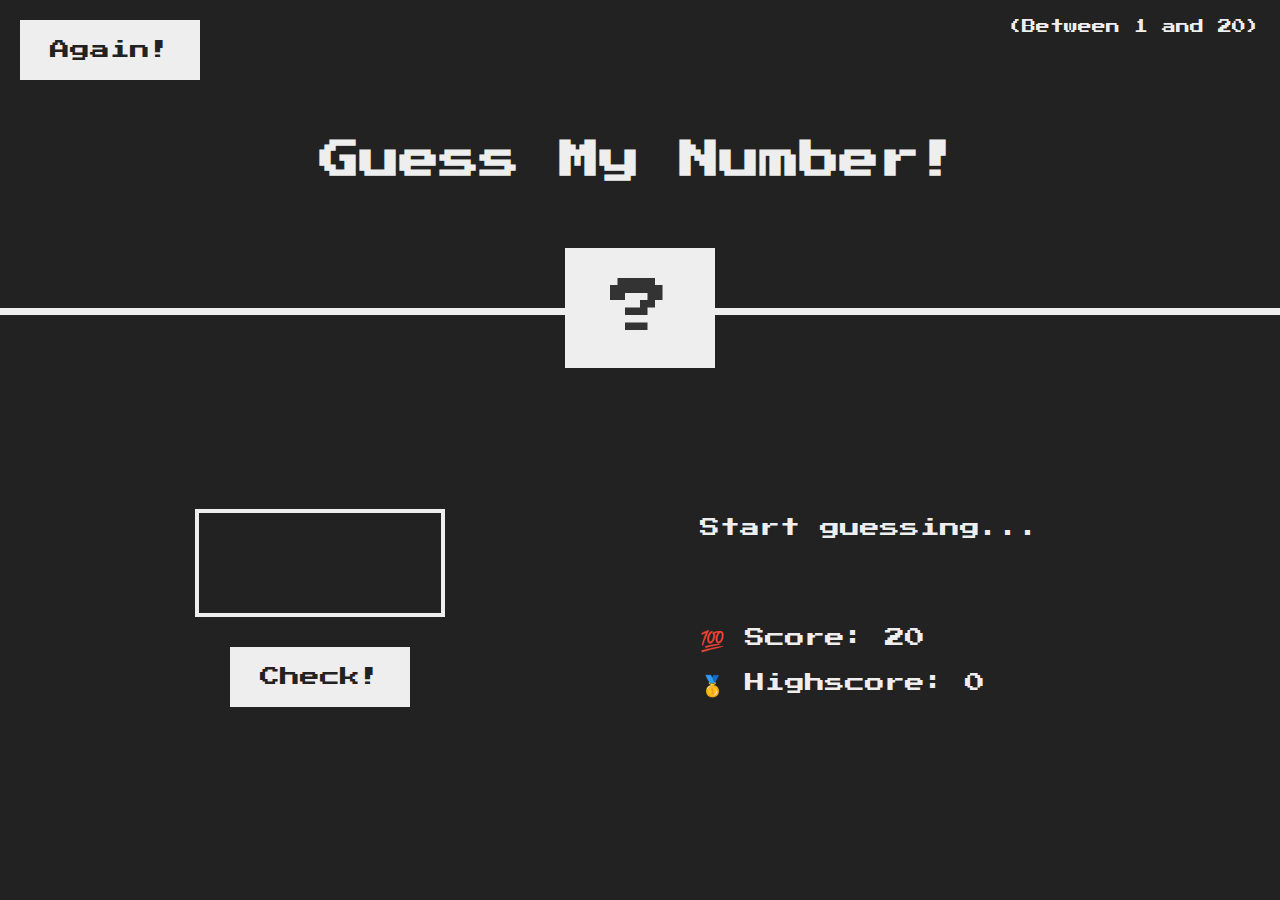
<file: Guess-My-Number/index.html>
<!DOCTYPE html>
<html lang="en">
  <head>
    <meta charset="UTF-8" />
    <meta name="viewport" content="width=device-width, initial-scale=1.0" />
    <meta http-equiv="X-UA-Compatible" content="ie=edge" />
    <link rel="stylesheet" href="style.css" />
    <title>Guess My Number!</title>
  </head>
  <body>
    <header>
      <h1 class="globalMessage">Guess My Number!</h1>
      <p class="between">(Between 1 and 20)</p>
      <button class="btn again">Again!</button>
      <div class="number">?</div>
    </header>
    <main>
      <section class="left">
        <input type="number" class="guess"/>
        <button class="btn check">Check!</button>
      </section>
      <section class="right">
        <p class="message">Start guessing...</p>
        <p class="label-score">💯 Score: <span class="score">20</span></p>
        <p class="label-highscore">
          🥇 Highscore: <span class="highscore">0</span>
        </p>
      </section>
    </main>
    <script src="script.js"></script>
  </body>
</html>
</file>
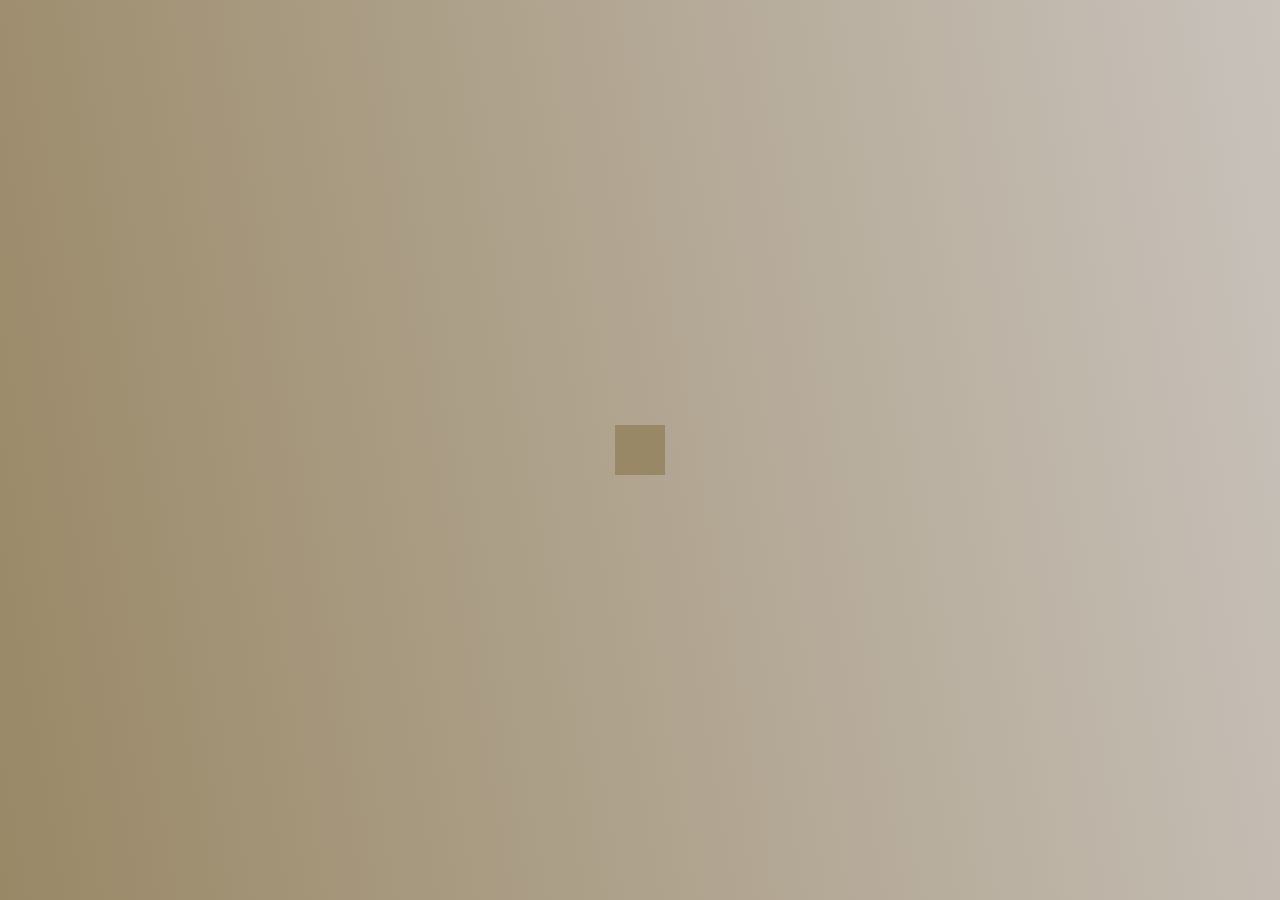
<file: HiddenSearch/index.html>
<!DOCTYPE html>
<html lang="en">
  <head>
    <meta charset="UTF-8" />
    <meta http-equiv="X-UA-Compatible" content="IE=edge" />
    <meta name="viewport" content="width=device-width, initial-scale=1.0" />
    <link
      rel="stylesheet"
      href="https://cdnjs.cloudflare.com/ajax/libs/font-awesome/6.2.1/css/all.min.css"
      integrity="sha512-MV7K8+y+gLIBoVD59lQIYicR65iaqukzvf/nwasF0nqhPay5w/9lJmVM2hMDcnK1OnMGCdVK+iQrJ7lzPJQd1w=="
      crossorigin="anonymous"
      referrerpolicy="no-referrer"
    />
    <link rel="stylesheet" href="style.css" />
    <title>Document</title>
  </head>
  <body>
    <div class="search">
      <input type="text" class="input" placeholder="Search ..." />
      <button class="btn">
        <i class="fas fa-search"></i>
      </button>
    </div>
    <script src="script.js"></script>
  </body>
</html>
</file>
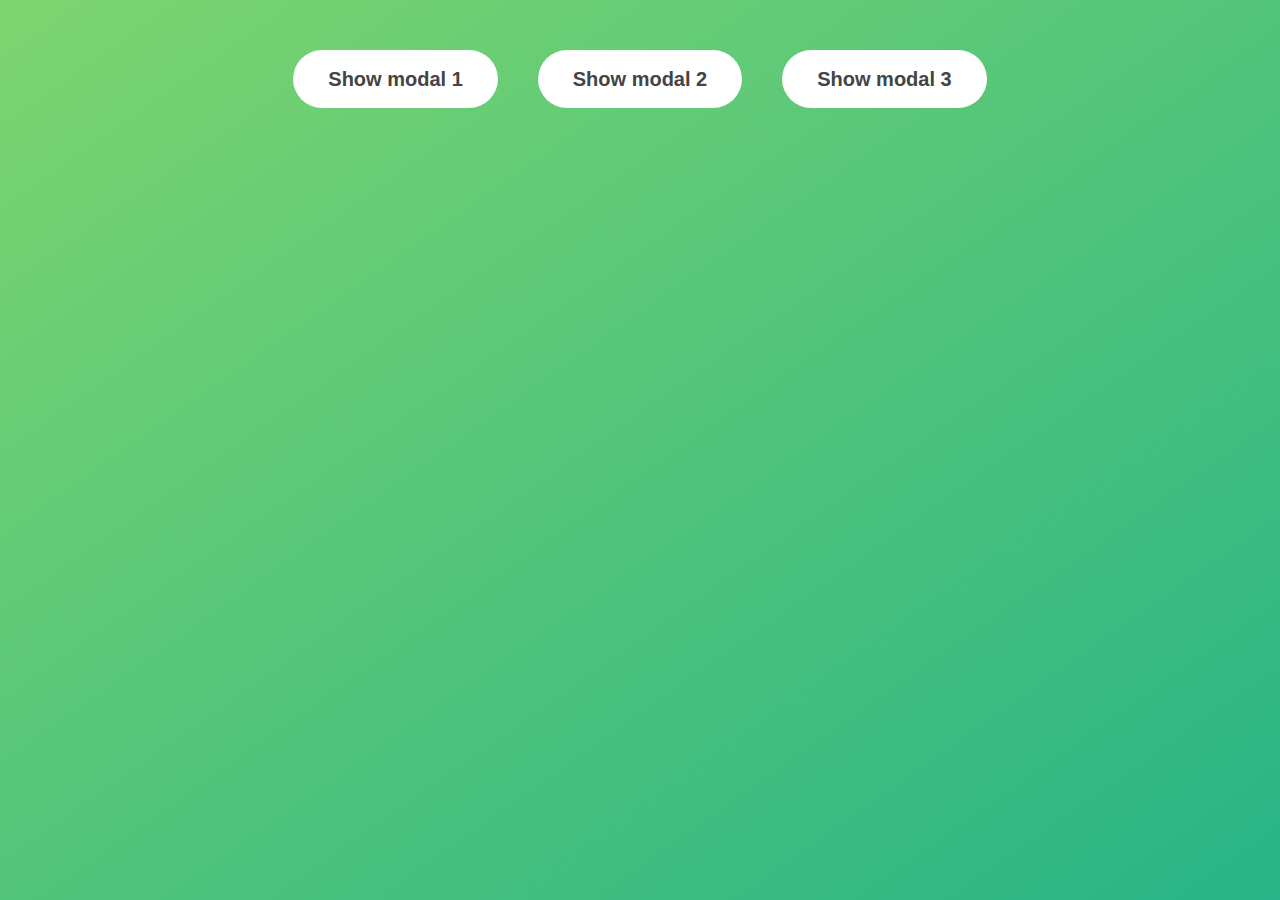
<file: Model/index.html>
<!DOCTYPE html>
<html lang="en">
  <head>
    <meta charset="UTF-8" />
    <meta name="viewport" content="width=device-width, initial-scale=1.0" />
    <meta http-equiv="X-UA-Compatible" content="ie=edge" />
    <link rel="stylesheet" href="style.css" />
    <title>Modal window</title>
  </head>
  <body>
    <button class="btn-show-modal">Show modal 1</button>
    <button class="btn-show-modal">Show modal 2</button>
    <button class="btn-show-modal">Show modal 3</button>

    <div class="modal hidden">
      <button class="close-modal">&times;</button>
      <h1>I'm a modal window 😍</h1>
      <p>
        Lorem ipsum dolor sit amet, consectetur adipisicing elit, sed do eiusmod
        tempor incididunt ut labore et dolore magna aliqua. Ut enim ad minim
        veniam, quis nostrud exercitation ullamco laboris nisi ut aliquip ex ea
        commodo consequat. Duis aute irure dolor in reprehenderit in voluptate
        velit esse cillum dolore eu fugiat nulla pariatur. Excepteur sint
        occaecat cupidatat non proident, sunt in culpa qui officia deserunt
        mollit anim id est laborum.
      </p>
    </div>
    <div class="overlay hidden"></div>

    <script src="script.js"></script>
  </body>
</html>
</file>
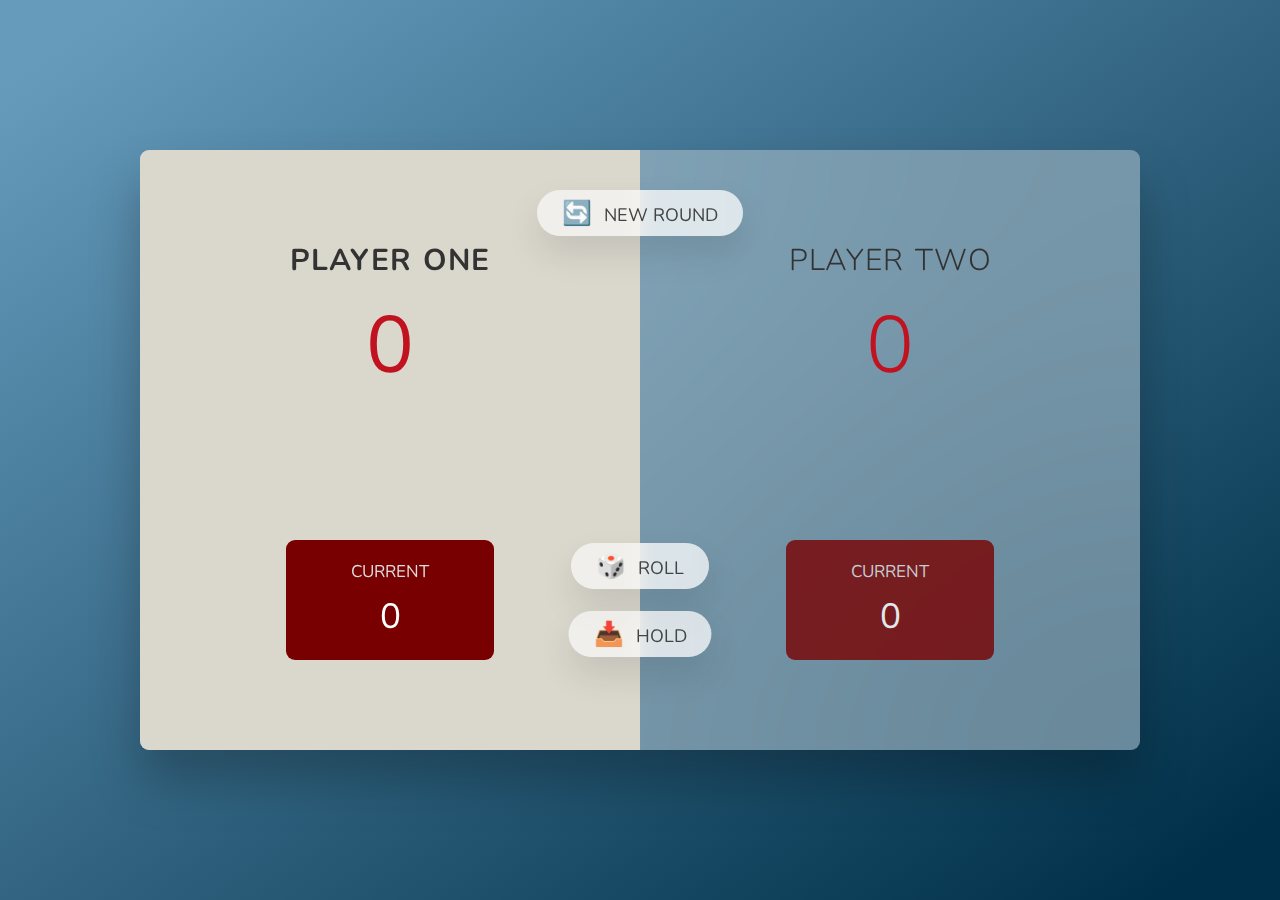
<file: Pig Game/index.html>
<!DOCTYPE html>
<html lang="en">
  <head>
    <meta charset="UTF-8" />
    <meta name="viewport" content="width=device-width, initial-scale=1.0" />
    <meta http-equiv="X-UA-Compatible" content="ie=edge" />
    <link rel="stylesheet" href="style.css" />
    <title>Pig Game</title>
  </head>
  <body>
    <main>
      <section class="player player--0 player--active">
        <h2 class="name" id="name--0">Player One</h2>
        <p class="score" id="score--0">0</p>
        <div class="current">
          <p class="current-label">Current</p>
          <p class="current-score" id="current--0">0</p>
        </div>
      </section>
      <section class="player player--1">
        <h2 class="name" id="name--1">Player Two</h2>
        <p class="score" id="score--1">0</p>
        <div class="current">
          <p class="current-label">Current</p>
          <p class="current-score" id="current--1">0</p>
        </div>
      </section>

      <img src="dice-5.png" alt="Playing dice" class="dice" />
      <button class="btn btn--new">🔄 New Round</button>
      <button class="btn btn--roll">🎲 Roll</button>
      <button class="btn btn--hold">📥 Hold</button>
    </main>
    <script src="script.js"></script>
  </body>
</html>
</file>
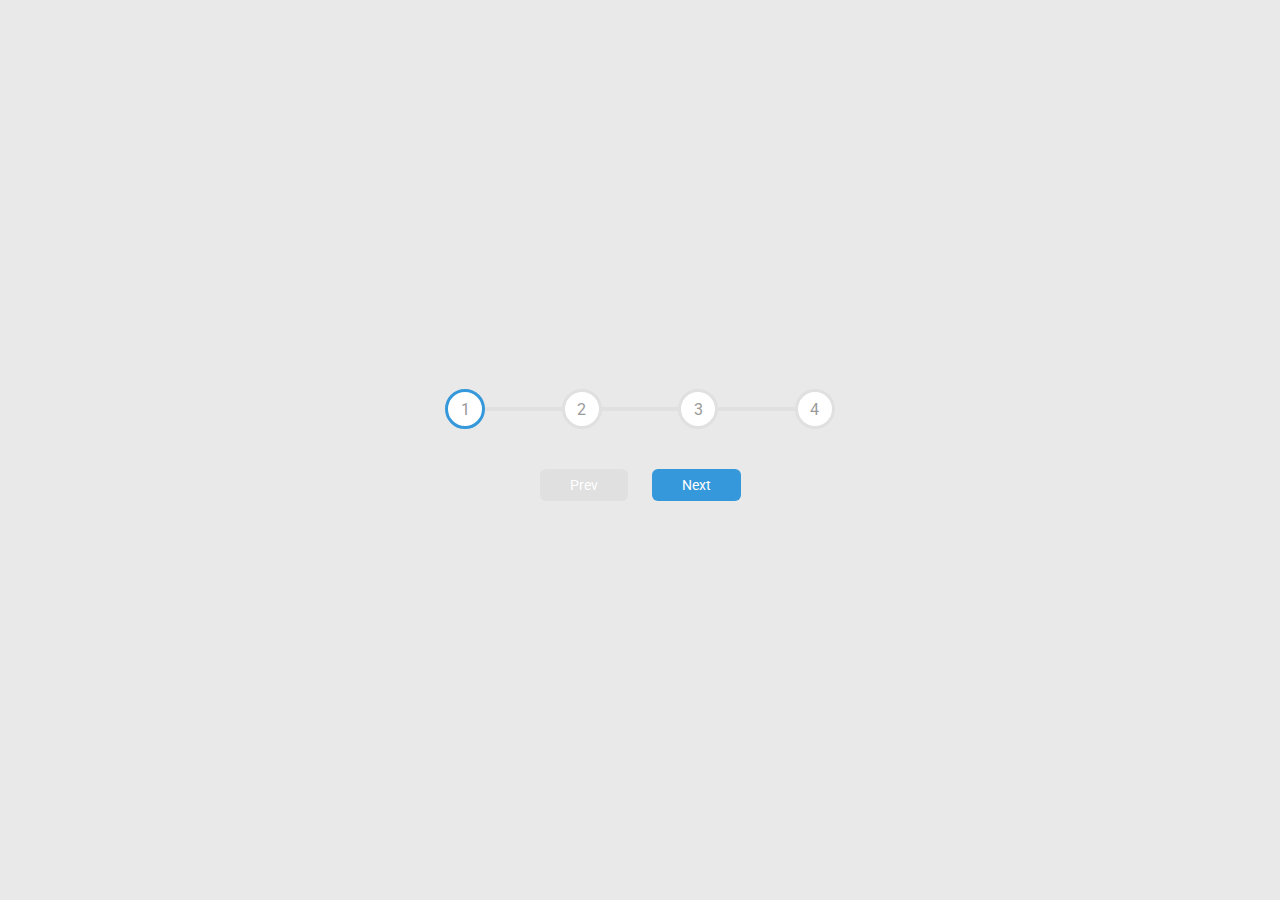
<file: Progress Steps/index.html>
<!DOCTYPE html>
<html lang="en">
  <head>
    <meta charset="UTF-8" />
    <meta http-equiv="X-UA-Compatible" content="IE=edge" />
    <meta name="viewport" content="width=device-width, initial-scale=1.0" />
    <link rel="stylesheet" href="style.css" />
    <title>Document</title>
  </head>
  <body>
    <div class="container">
      <div class="progress-container">
        <div class="progress" id="progress"></div>
        <div class="circle active">1</div>
        <div class="circle">2</div>
        <div class="circle">3</div>
        <div class="circle">4</div>
      </div>
      <button class="btn" id="prev" disabled>Prev</button>
      <button class="btn" id="next">Next</button>
    </div>
    <script src="script.js"></script>
  </body>
</html>
</file>
<file: Guess-My-Number/style.css>
@import url('https://fonts.googleapis.com/css?family=Press+Start+2P&display=swap');

* {
  margin: 0;
  padding: 0;
  box-sizing: inherit;
}

html {
  font-size: 62.5%;
  box-sizing: border-box;
}

body {
  font-family: 'Press Start 2P', sans-serif;
  color: #eee;
  background-color: #222;
  /* background-color: #60b347; */
}

/* LAYOUT */
header {
  position: relative;
  height: 35vh;
  border-bottom: 7px solid #eee;
}

main {
  height: 65vh;
  color: #eee;
  display: flex;
  align-items: center;
  justify-content: space-around;
}

.left {
  width: 52rem;
  display: flex;
  flex-direction: column;
  align-items: center;
}

.right {
  width: 52rem;
  font-size: 2rem;
}

/* ELEMENTS STYLE */
h1 {
  font-size: 4rem;
  text-align: center;
  position: absolute;
  width: 100%;
  top: 52%;
  left: 50%;
  transform: translate(-50%, -50%);
}

.number {
  background: #eee;
  color: #333;
  font-size: 6rem;
  width: 15rem;
  padding: 3rem 0rem;
  text-align: center;
  position: absolute;
  bottom: 0;
  left: 50%;
  transform: translate(-50%, 50%);
}

.between {
  font-size: 1.4rem;
  position: absolute;
  top: 2rem;
  right: 2rem;
}

.again {
  position: absolute;
  top: 2rem;
  left: 2rem;
}

.guess {
  background: none;
  border: 4px solid #eee;
  font-family: inherit;
  color: inherit;
  font-size: 5rem;
  padding: 2.5rem;
  width: 25rem;
  text-align: center;
  display: block;
  margin-bottom: 3rem;
}

.btn {
  border: none;
  background-color: #eee;
  color: #222;
  font-size: 2rem;
  font-family: inherit;
  padding: 2rem 3rem;
  cursor: pointer;
}

.btn:hover {
  background-color: #ccc;
}

.message {
  margin-bottom: 8rem;
  height: 3rem;
}

.label-score {
  margin-bottom: 2rem;
}
</file>
<file: HiddenSearch/style.css>
@import url("https://fonts.googleapis.com/css2?family=Roboto:wght@400;700&display=swap");

* {
  padding: 0%;
  margin: 0%;
  box-sizing: border-box;
}

body {
  height: 100vh;
  background-image: linear-gradient(260deg, #7656, #986);
  font-family: "Roboto", sans-serif;
  display: flex;
  justify-content: center;
  align-items: center;
  overflow: hidden;
}

.search {
  height: 50px;
  position: relative;
}

.search .input {
  background-color: #fff;
  height: 50px;
  width: 50px;
  border: 0;
  font-size: 18px;
  padding: 10px;
  color: black;
  transition: width 0.5s ease;
}

.search .btn {
  background-color: #986;
  color: white;
  width: 50px;
  height: 50px;
  position: absolute;
  top: 0;
  left: 0;
  border: 0;
  cursor: pointer;
  font-size: 22px;
  transition: transform 0.5s ease;
}

.input:focus,
.btn:focus {
  outline: none;
}

.search.active .input {
  width: 400px;
}

.search.active .btn {
  transform: translateX(398px);
  border-radius: 5px;
}
</file>
<file: Model/style.css>
* {
  margin: 0;
  padding: 0;
  box-sizing: inherit;
}

html {
  font-size: 62.5%;
  box-sizing: border-box;
}

body {
  font-family: sans-serif;
  color: #333;
  line-height: 1.5;
  height: 100vh;
  position: relative;
  display: flex;
  align-items: flex-start;
  justify-content: center;
  background: linear-gradient(to top left, #28b487, #7dd56f);
}

.btn-show-modal {
  font-size: 2rem;
  font-weight: 600;
  padding: 1.75rem 3.5rem;
  margin: 5rem 2rem;
  border: none;
  background-color: #fff;
  color: #444;
  border-radius: 10rem;
  cursor: pointer;
}

.close-modal {
  position: absolute;
  top: 1.2rem;
  right: 2rem;
  font-size: 5rem;
  color: #333;
  cursor: pointer;
  border: none;
  background: none;
}

h1 {
  font-size: 2.5rem;
  margin-bottom: 2rem;
}

p {
  font-size: 1.8rem;
}

/* -------------------------- */
/* CLASSES TO MAKE MODAL WORK */
.hidden {
  display: none;
}

.modal {
  position: absolute;
  top: 50%;
  left: 50%;
  transform: translate(-50%, -50%);
  width: 70%;
  background-color: white;
  padding: 6rem;
  border-radius: 5px;
  box-shadow: 0 3rem 5rem rgba(0, 0, 0, 0.3);
  z-index: 10;
}

.overlay {
  position: absolute;
  top: 0;
  left: 0;
  width: 100%;
  height: 100%;
  background-color: rgba(0, 0, 0, 0.6);
  backdrop-filter: blur(3px);
  z-index: 5;
  cursor: pointer;
}
</file>
<file: Pig Game/style.css>
@import url("https://fonts.googleapis.com/css2?family=Nunito&display=swap");

* {
  margin: 0;
  padding: 0;
  box-sizing: inherit;
}

html {
  font-size: 62.5%;
  box-sizing: border-box;
}

body {
  font-family: "Nunito", sans-serif;
  font-weight: 400;
  height: 100vh;
  color: #333;
  background-image: linear-gradient(to top left, #003049 5%, #669bbc 95%);
  display: flex;
  align-items: center;
  justify-content: center;
}

/* LAYOUT */
main {
  position: relative;
  width: 100rem;
  height: 60rem;
  background-color: rgba(255, 255, 255, 0.35);
  backdrop-filter: blur(200px);
  filter: blur();
  box-shadow: 0 3rem 5rem rgba(0, 0, 0, 0.25);
  border-radius: 9px;
  overflow: hidden;
  display: flex;
}

.player {
  flex: 50%;
  padding: 9rem;
  display: flex;
  flex-direction: column;
  align-items: center;
  transition: all 0.75s;
}

/* ELEMENTS */
.name {
  position: relative;
  font-size: 3rem;
  text-transform: uppercase;
  letter-spacing: 1px;
  word-spacing: 2px;
  font-weight: 300;
  margin-bottom: 1rem;
}

.score {
  font-size: 8rem;
  font-weight: 300;
  color: #c1121f;
  margin-bottom: auto;
}

.player--active {
  background-color: #dad7cd;
}
.player--active .name {
  font-weight: 700;
}
.player--active .score {
  font-weight: 400;
}

.player--active .current {
  opacity: 1;
}

.current {
  background-color: #780000;
  opacity: 0.8;
  border-radius: 9px;
  color: #fff;
  width: 65%;
  padding: 2rem;
  text-align: center;
  transition: all 0.75s;
}

.current-label {
  text-transform: uppercase;
  margin-bottom: 1rem;
  font-size: 1.7rem;
  color: #ddd;
}

.current-score {
  font-size: 3.5rem;
}

/* ABSOLUTE POSITIONED ELEMENTS */
.btn {
  position: absolute;
  left: 50%;
  transform: translateX(-50%);
  color: #444;
  background: none;
  border: none;
  font-family: inherit;
  font-size: 1.8rem;
  text-transform: uppercase;
  cursor: pointer;
  font-weight: 400;
  transition: all 0.2s;

  background-color: white;
  background-color: rgba(255, 255, 255, 0.6);
  backdrop-filter: blur(10px);

  padding: 0.7rem 2.5rem;
  border-radius: 50rem;
  box-shadow: 0 1.75rem 3.5rem rgba(0, 0, 0, 0.1);
}

.btn::first-letter {
  font-size: 2.4rem;
  display: inline-block;
  margin-right: 0.7rem;
}

.btn--new {
  top: 4rem;
}
.btn--roll {
  top: 39.3rem;
}
.btn--hold {
  top: 46.1rem;
}

.btn:active {
  transform: translate(-50%, 3px);
  box-shadow: 0 1rem 2rem rgba(0, 0, 0, 0.15);
}

.btn:focus {
  outline: none;
}

.dice {
  position: absolute;
  left: 50%;
  top: 16.5rem;
  transform: translateX(-50%);
  height: 10rem;
  box-shadow: 0 2rem 5rem rgba(0, 0, 0, 0.2);
}

.player--winner {
  background-color: #003049;
}

.player--winner .name {
  font-weight: 700;
  color: #fdf0d5;
}
.hidden {
  display: none;
}
</file>
<file: Progress Steps/style.css>
@import url("https://fonts.googleapis.com/css2?family=Open+Sans:wght@300&family=Roboto:wght@400;500&display=swap");

* {
  box-sizing: border-box;
}
:root {
  --line-border-fill: #3498db;
  --line-border-empty: #e0e0e0;
}
body {
  background-color: rgb(233, 233, 233);
  font-family: "Roboto", sans-serif;
  margin: 0;
  display: flex;
  align-items: center;
  justify-content: center;
  height: 100vh;
  overflow: hidden;
}
.container {
  text-align: center;
}
.progress-container {
  display: flex;
  justify-content: space-between;
  max-width: 100%;
  width: 390px;
  margin-bottom: 30px;
  position: relative;
}
.progress-container::before {
  content: "";
  background-color: var(--line-border-empty);
  position: absolute;
  top: 50%;
  left: 0;
  height: 4px;
  transform: translateY(-50%);
  width: 100%;
  z-index: -1;
}
.progress {
  background-color: var(--line-border-fill);
  position: absolute;
  top: 50%;
  left: 0;
  height: 4px;
  transform: translateY(-50%);
  width: 0%;
  z-index: -1;
  transition: 0.7s ease;
}
.circle {
  background-color: #fff;
  color: #999;
  width: 40px;
  height: 40px;
  border-radius: 50%;
  display: flex;
  align-items: center;
  justify-content: center;
  border: 3px solid var(--line-border-empty);
  transition: 0.8s ease;
}
.circle.active {
  border-color: var(--line-border-fill);
}
.btn {
  background-color: var(--line-border-fill);
  color: #fff;
  padding: 8px 30px;
  border-radius: 6px;
  margin: 10px;
  border: none;
  cursor: pointer;
  font-family: inherit;
  font-size: 14px;
}
.btn:active {
  transform: scale(0.98);
}
.btn:focus {
  outline: none;
}
.btn:disabled {
  background-color: var(--line-border-empty);
  cursor: not-allowed;
}
</file>
